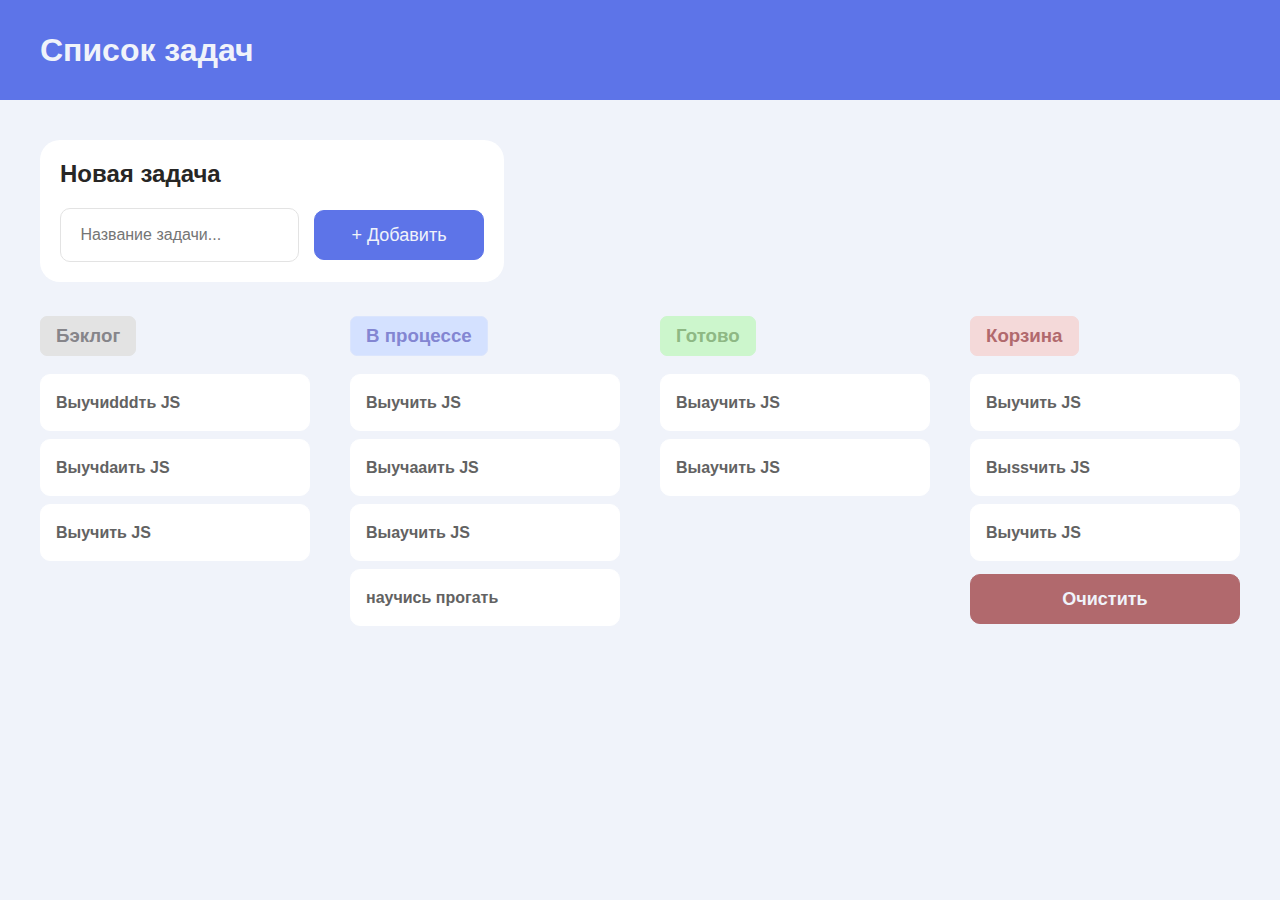
<file: index.html>
<!DOCTYPE html>
<html lang="ru">
<head>
    <meta charset="UTF-8">
    <link rel="stylesheet" href="./CSS/style.css" />
    <meta name="viewport" content="width=device-width, initial-scale=1.0">
    <title>Tasks-List</title>
</head>

<body>
    <div class="main">
        <div class="content-block">
        </div>
    </div>
    <script src="./SRC/main.js" type="module"></script>
</body>
</html>
</file>
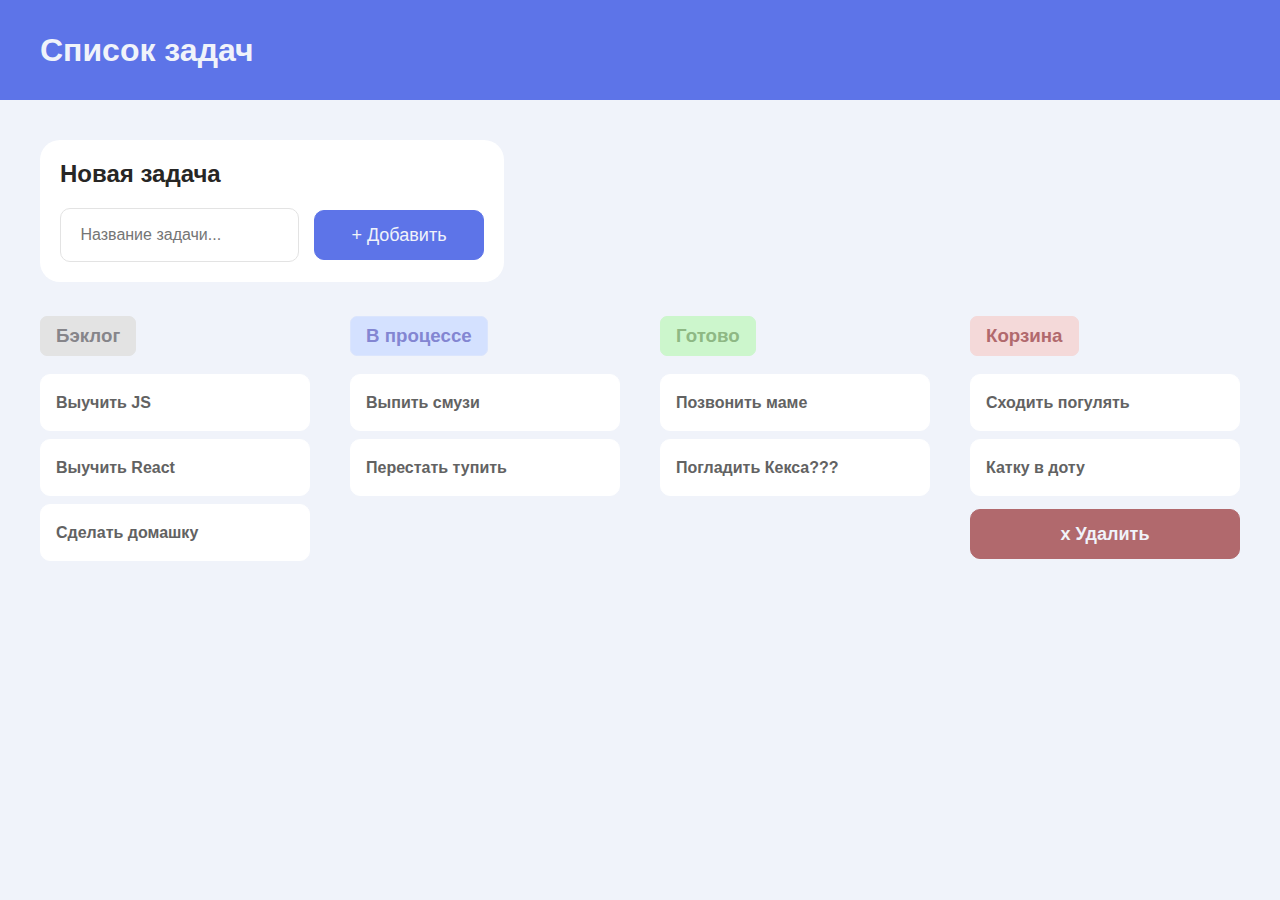
<file: index-copy.html>
<!DOCTYPE html>
<html lang="ru">
<head>
    <meta charset="UTF-8">
    <link rel="stylesheet" href="./CSS/style.css" />
    <meta name="viewport" content="width=device-width, initial-scale=1.0">
    <title>Tasks</title>
</head>

<body>

    <header class="main-header">
        <div class="nav-bar">
            <div class="nav-bar-content-block">
                <H1 class="name-nav-bar">Список задач</H1>
            </div>
        </div>
    </header>

    <div class="main">
        <div class="content-block">
            <div class="task-container">
                <div class="create-task-container">
                    <h2 class="new-task-text">Новая задача</h2> 
                    <div class="input-container">
                        <input class="input-place" type="text" placeholder=" Название задачи...">
                        <input class="button-enter" type="button" value=" + Добавить ">
                    </div>
                </div>
            </div>

            <div class="type-of-content-block">
                <ul class="backlog-block">
                    <h3 class="name-of-backlog-block">Бэклог</h3>
                    <li class="backlog-li">Выучить JS</li>
                    <li class="backlog-li">Выучить React</li>
                    <li class="backlog-li">Сделать домашку</li>
                </ul>

                <ul class="in-processing-block">
                    <h3 class="name-of-processing-block">В процессе</h3>
                    <li class="processing-li">Выпить смузи</li>
                    <li class="processing-li">Перестать тупить</li>
                </ul>

                <ul class="done-block">
                    <h3 class="name-of-done-block">Готово</h3>
                    <li class="done-li">Позвонить маме</li>
                    <li class="done-li">Погладить Кекса???</li>
                </ul>

                <ul class="basket-block">
                    <h3 class="name-of-basket-block">Корзина</h3>
                    <li class="basket-li">Сходить погулять</li>
                    <li class="basket-li">Катку в доту</li>
                    <input class="button-delete" type="button" value=" x Удалить ">
                </ul>
            </div>
        </div>
    </div>
</body>
</html>
</file>
<file: CSS/style.css>
@import url(./buttons-css/buttons.css);
@import url(./input-css/input.css);
@import url(./navigation-bar/nav-bar.css);
@import url(./type-of-content-block/type-of-content.css);
@import url(./blocks-css/task-blocks.css);

.html{
    font-family: Arial, Helvetica, sans-serif;
    padding: 0;
    margin: 0;
}
.h3{
    font-family: Arial, Helvetica, sans-serif;
}
body{
    margin: 0px;
    background-color: #f0f3fa;
}

.main{
    display: flex;
    justify-content: center;
}

.content-block{
    width: 1200px;
    height: 500px;
}

.task-container{
    width: max-content;
    height: max-content;
}
.create-task-container{
    background-color: #ffffff;
    margin-top: 40px;
    margin-bottom: 15px;
    padding: 20px;
    border-radius: 20px;
}

.new-task-text{
    font-family: Arial, Helvetica, sans-serif;
    color: rgb(39, 38, 37);
    margin: 0px;
}

.input-container{
    margin-top: 20px;
    display: flex;
    align-items: center;
}



.type-of-content-block{
    display: flex;
    justify-content: space-between;
    gap: 20px;
    
}

.backlog-block{
    margin: 0px;
    width: 270px;
    padding-left: 0px;
    list-style: none;
}


.in-processing-block{
    margin: 0px;
    width: 270px;
    padding-left: 0px;
    list-style: none;
}



.done-block{
    margin: 0px;
    width: 270px;
    padding-left: 0px;
    list-style: none;
}


.basket-block{
    margin: 0px;
    width: 270px;
    padding-left: 0px;
    list-style: none;
}
</file>
